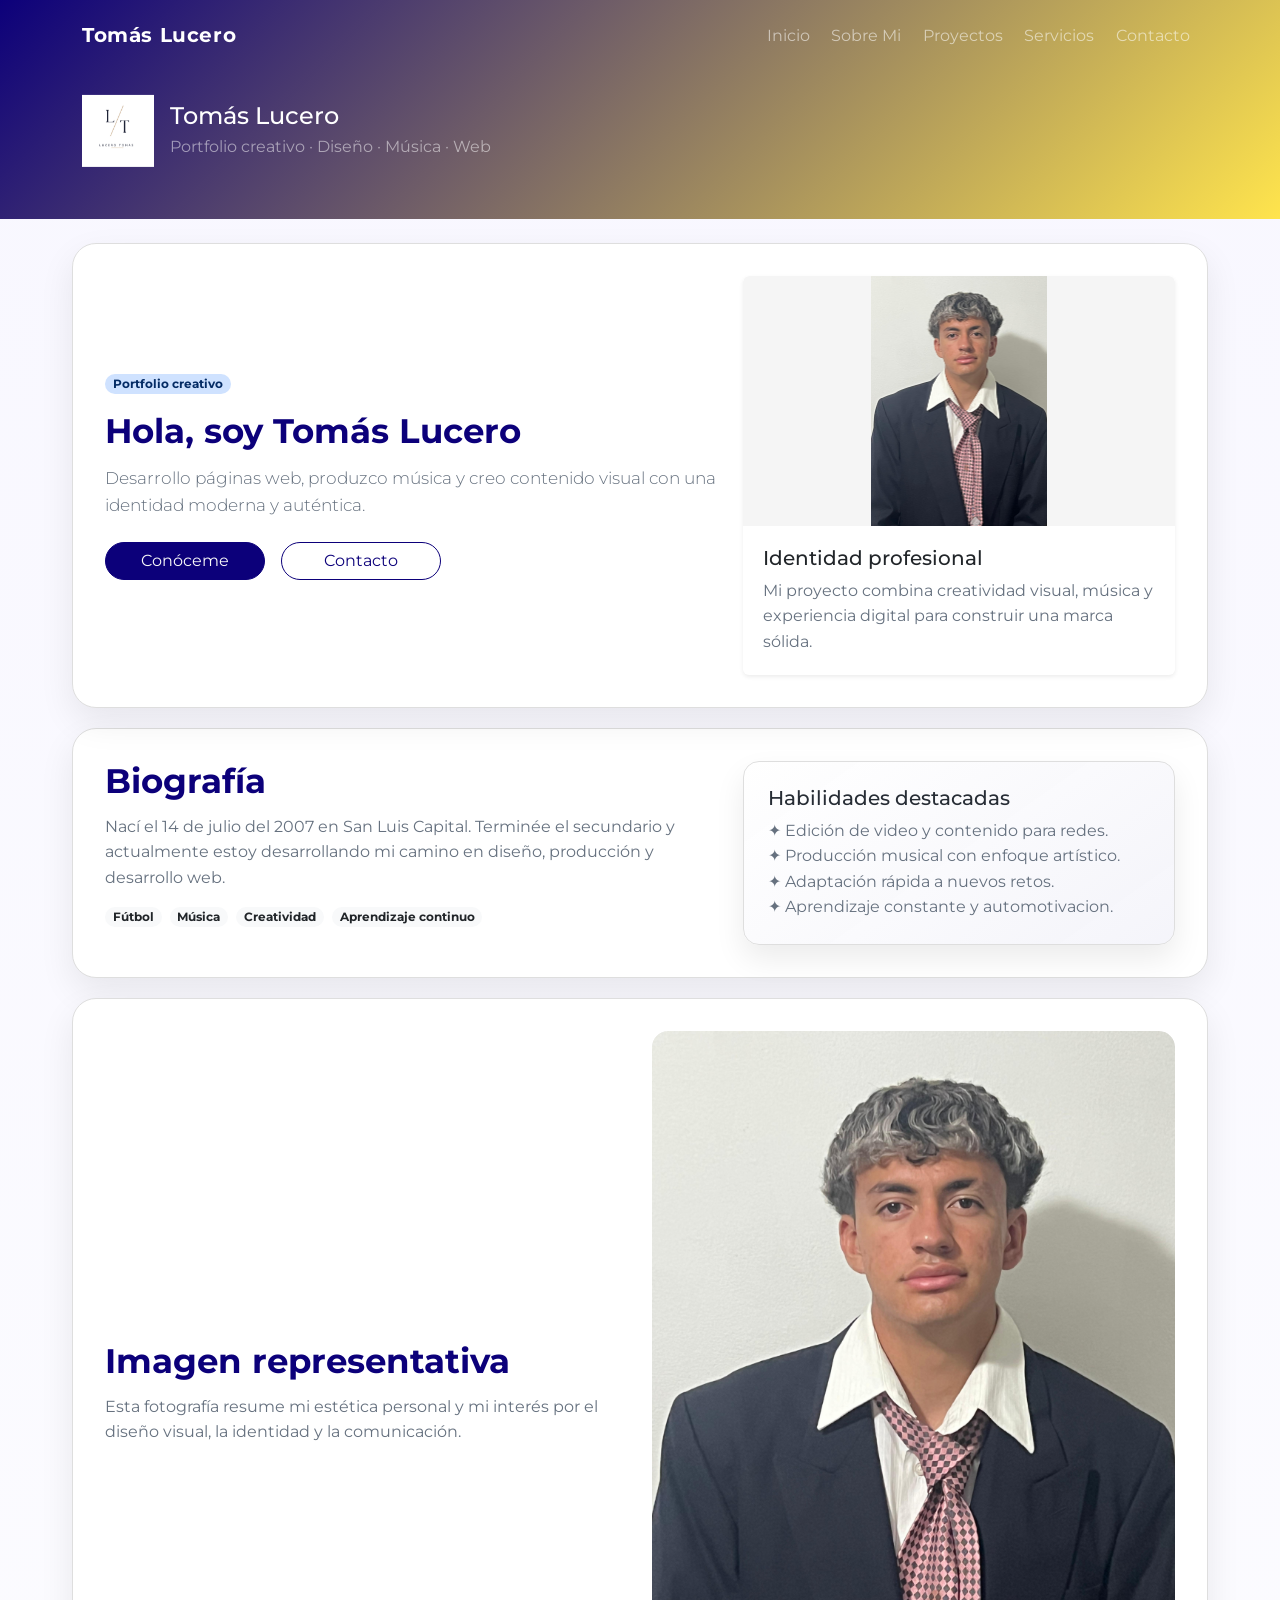
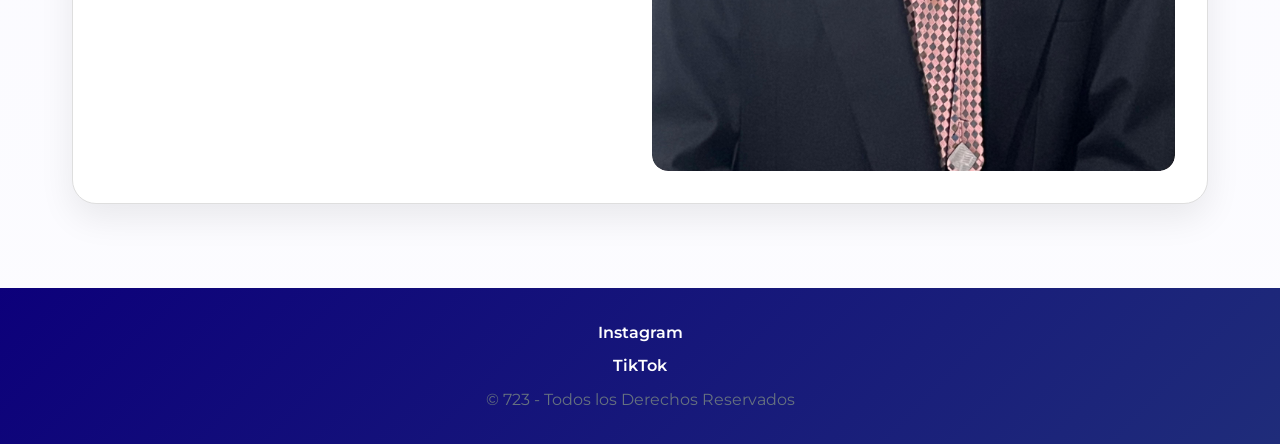
<file: index.html>
<!DOCTYPE html>
<html lang="es">
<head>
  <meta charset="UTF-8">
  <meta name="viewport" content="width=device-width, initial-scale=1.0">
  <title>Portfolio</title>
  <meta name="description" content="Portfolio de Tomás Lucero — diseñador visual, productor musical y desarrollador web. Proyectos, servicios y contacto.">
  <meta name="keywords" content="Tomás Lucero, portfolio, diseño, producción musical, desarrollo web, branding, identidad visual">
  <link href="https://cdn.jsdelivr.net/npm/bootstrap@5.3.8/dist/css/bootstrap.min.css" rel="stylesheet" integrity="sha384-sRIl4kxILFvY47J16cr9ZwB07vP4J8+LH7qKQnuqkuIAvNWLzeN8tE5YBujZqJLB" crossorigin="anonymous">
  <link rel="stylesheet" href="https://unpkg.com/aos@2.3.4/dist/aos.css">
  <link rel="stylesheet" href="css/style.css">
</head>
<body>
  <header class="site-header">
    <nav class="navbar navbar-expand-lg navbar-dark">
      <div class="container">
        <a class="navbar-brand fw-bold" href="index.html">Tomás Lucero</a>
        <button class="navbar-toggler" type="button" data-bs-toggle="collapse" data-bs-target="#navbarNav" aria-controls="navbarNav" aria-expanded="false" aria-label="Alternar navegación">
          <span class="navbar-toggler-icon"></span>
        </button>
        <div class="collapse navbar-collapse" id="navbarNav">
          <ul class="navbar-nav ms-auto">
            <li class="nav-item"><a class="nav-link" href="pages/inicio.html">Inicio</a></li>
            <li class="nav-item"><a class="nav-link" href="pages/sobre-mi.html">Sobre Mi</a></li>
            <li class="nav-item"><a class="nav-link" href="pages/proyectos.html">Proyectos</a></li>
            <li class="nav-item"><a class="nav-link" href="pages/servicios.html">Servicios</a></li>
            <li class="nav-item"><a class="nav-link" href="pages/contacto.html">Contacto</a></li>
          </ul>
        </div>
      </div>
    </nav>
    <div class="container header-brand py-4">
      <div class="d-flex flex-column flex-md-row align-items-md-center gap-3">
        <img class="logo-img" src="assets/logo-lucero.png" alt="Logotipo de Tomás Lucero">
        <div>
          <h1 class="h4 mb-1">Tomás Lucero</h1>
          <p class="mb-0 text-white-50">Portfolio creativo · Diseño · Música · Web</p>
        </div>
      </div>
    </div>
  </header>

  <main>
    <section class="section" data-aos="fade-up">
      <div class="row align-items-center g-4">
        <div class="col-lg-7">
          <span class="badge rounded-pill bg-primary-subtle text-primary-emphasis">Portfolio creativo</span>
          <h2 class="section-title mt-3">Hola, soy Tomás Lucero</h2>
          <p class="lead">Desarrollo páginas web, produzco música y creo contenido visual con una identidad moderna y auténtica.</p>
          <div class="hero-actions mt-4">
            <a href="pages/sobre-mi.html" class="btn btn-primary btn-custom">Conóceme</a>
            <a href="pages/contacto.html" class="btn btn-outline-primary">Contacto</a>
          </div>
        </div>
        <div class="col-lg-5">
          <div class="card border-0 shadow-sm h-100" data-aos="fade-left">
            <img src="assets/profile-portrait.png" class="card-img-top rounded-top" alt="Retrato profesional de Tomás Lucero, creador visual y productor musical" style="object-fit: contain; object-position: center top; background-color: #f5f5f5;">
            <div class="card-body">
              <h3 class="h5">Identidad profesional</h3>
              <p class="mb-0">Mi proyecto combina creatividad visual, música y experiencia digital para construir una marca sólida.</p>
            </div>
          </div>
        </div>
      </div>
    </section>

    <section class="section">
      <div class="row g-4">
        <div class="col-lg-7">
          <h3 class="section-title">Biografía</h3>
          <p>Nací el 14 de julio del 2007 en San Luis Capital. Terminée el secundario y actualmente estoy desarrollando mi camino en diseño, producción y desarrollo web.</p>
          <div class="d-flex flex-wrap gap-2 mt-3">
            <span class="badge rounded-pill bg-light text-dark">Fútbol</span>
            <span class="badge rounded-pill bg-light text-dark">Música</span>
            <span class="badge rounded-pill bg-light text-dark">Creatividad</span>
            <span class="badge rounded-pill bg-light text-dark">Aprendizaje continuo</span>
          </div>
        </div>
        <div class="col-lg-5">
          <div class="info-card p-4 rounded-4" data-aos="zoom-in">
            <h4 class="h5">Habilidades destacadas</h4>
            <ul class="list-unstyled mb-0">
              <li>✦ Edición de video y contenido para redes.</li>
              <li>✦ Producción musical con enfoque artístico.</li>
              <li>✦ Adaptación rápida a nuevos retos.</li>
              <li>✦ Aprendizaje constante y automotivacion.</li>
            </ul>
          </div>
        </div>
      </div>
    </section>

    <section class="section">
      <div class="row align-items-center g-4">
        <div class="col-lg-6">
          <h3 class="section-title">Imagen representativa</h3>
          <p>Esta fotografía resume mi estética personal y mi interés por el diseño visual, la identidad y la comunicación.</p>
        </div>
        <div class="col-lg-6">
          <figure class="m-0" data-aos="fade-right">
            <img src="assets/profile-portrait.png" class="img-fluid rounded-4 shadow-sm" alt="Retrato profesional de Tomás Lucero, creador visual y productor musical">
          </figure>
        </div>
      </div>
    </section>
  </main>

  <footer class="footer">
    <p class="mb-2"><a href="https://www.instagram.com/tomillucero/" target="_blank">Instagram</a></p>
    <p class="mb-2"><a href="https://www.tiktok.com/@zeetaka_" target="_blank">TikTok</a></p>
    <p class="mb-0">&copy; 723 - Todos los Derechos Reservados</p>
  </footer>

  <script src="https://cdn.jsdelivr.net/npm/bootstrap@5.3.8/dist/js/bootstrap.bundle.min.js" integrity="sha384-FKyoEForCGlyvwx9Hj09JcYn3nv7wiPVlz7YYwJrWVcXK/BmnVDxM+D2scQbITxI" crossorigin="anonymous"></script>
  <script src="https://unpkg.com/aos@2.3.4/dist/aos.js"></script>
  <script>
    AOS.init({ duration: 800, once: true, offset: 80 });
  </script>
</body>
</html>
</file>
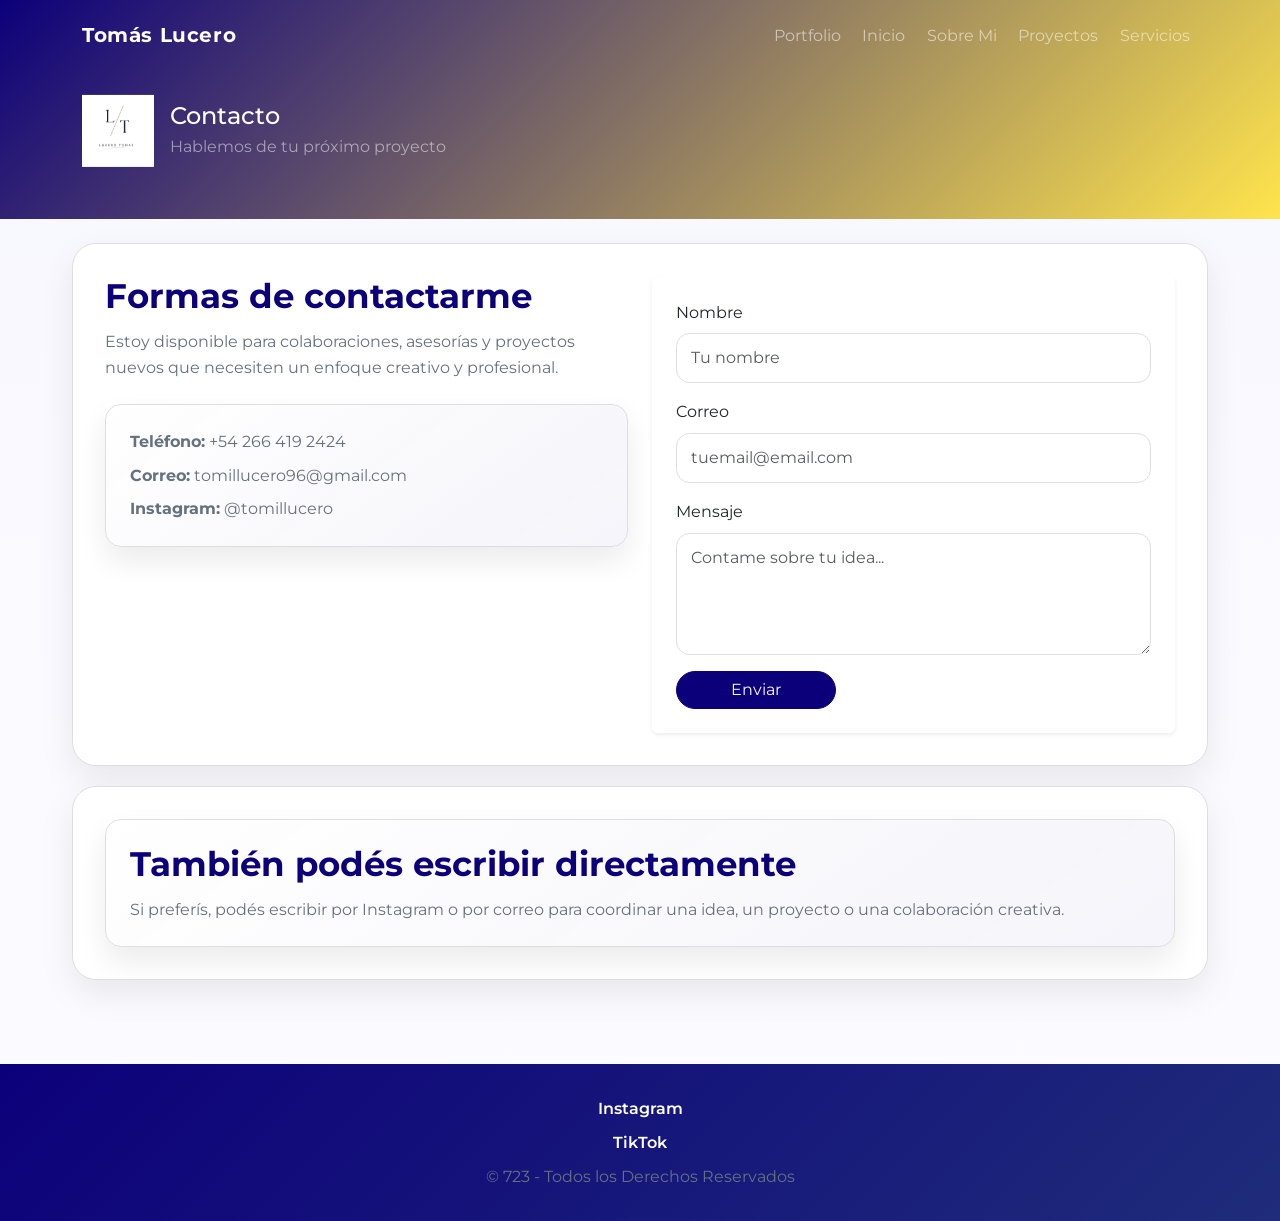
<file: pages/contacto.html>
<!DOCTYPE html>
<html lang="es">
<head>
  <meta charset="UTF-8">
  <meta name="viewport" content="width=device-width, initial-scale=1.0">
  <title>Contacto</title>
  <meta name="description" content="Contacto — escribe a Tomás Lucero para consultas, colaboraciones o presupuestos creativos.">
  <meta name="keywords" content="contacto, Tomás Lucero, colaboración, consultas, presupuesto">
  <link href="https://cdn.jsdelivr.net/npm/bootstrap@5.3.8/dist/css/bootstrap.min.css" rel="stylesheet" integrity="sha384-sRIl4kxILFvY47J16cr9ZwB07vP4J8+LH7qKQnuqkuIAvNWLzeN8tE5YBujZqJLB" crossorigin="anonymous">
  <link rel="stylesheet" href="https://unpkg.com/aos@2.3.4/dist/aos.css">
  <link rel="stylesheet" href="../css/style.css">
</head>
<body>
  <header class="site-header">
    <nav class="navbar navbar-expand-lg navbar-dark">
      <div class="container">
        <a class="navbar-brand fw-bold" href="../index.html">Tomás Lucero</a>
        <button class="navbar-toggler" type="button" data-bs-toggle="collapse" data-bs-target="#navbarNav" aria-controls="navbarNav" aria-expanded="false" aria-label="Alternar navegación">
          <span class="navbar-toggler-icon"></span>
        </button>
        <div class="collapse navbar-collapse" id="navbarNav">
          <ul class="navbar-nav ms-auto">
            <li class="nav-item"><a class="nav-link" href="../index.html">Portfolio</a></li>
            <li class="nav-item"><a class="nav-link" href="inicio.html">Inicio</a></li>
            <li class="nav-item"><a class="nav-link" href="sobre-mi.html">Sobre Mi</a></li>
            <li class="nav-item"><a class="nav-link" href="proyectos.html">Proyectos</a></li>
            <li class="nav-item"><a class="nav-link" href="servicios.html">Servicios</a></li>
          </ul>
        </div>
      </div>
    </nav>
    <div class="container header-brand py-4">
      <div class="d-flex flex-column flex-md-row align-items-md-center gap-3">
        <img class="logo-img" src="../assets/logo-lucero.png" alt="Logotipo de Tomás Lucero">
        <div>
          <h1 class="h4 mb-1">Contacto</h1>
          <p class="mb-0 text-white-50">Hablemos de tu próximo proyecto</p>
        </div>
      </div>
    </div>
  </header>

  <main>
    <section class="section" data-aos="fade-up">
      <div class="row g-4 align-items-start">
        <div class="col-lg-6">
          <h2 class="section-title">Formas de contactarme</h2>
          <p>Estoy disponible para colaboraciones, asesorías y proyectos nuevos que necesiten un enfoque creativo y profesional.</p>
          <div class="info-card p-4 rounded-4 mt-4" data-aos="zoom-in">
            <p class="mb-2"><strong>Teléfono:</strong> +54 266 419 2424</p>
            <p class="mb-2"><strong>Correo:</strong> tomillucero96@gmail.com</p>
            <p class="mb-0"><strong>Instagram:</strong> @tomillucero</p>
          </div>
        </div>
        <div class="col-lg-6">
          <div class="card border-0 shadow-sm" data-aos="fade-left">
            <div class="card-body p-4">
              <form>
                <div class="mb-3">
                  <label for="nombre" class="form-label">Nombre</label>
                  <input type="text" class="form-control" id="nombre" placeholder="Tu nombre">
                </div>
                <div class="mb-3">
                  <label for="correo" class="form-label">Correo</label>
                  <input type="email" class="form-control" id="correo" placeholder="tuemail@email.com">
                </div>
                <div class="mb-3">
                  <label for="mensaje" class="form-label">Mensaje</label>
                  <textarea class="form-control" id="mensaje" rows="4" placeholder="Contame sobre tu idea..."></textarea>
                </div>
                <button type="submit" class="btn btn-primary btn-custom">Enviar</button>
              </form>
            </div>
          </div>
        </div>
      </div>
    </section>

    <section class="section" data-aos="fade-up">
      <div class="info-card p-4 rounded-4">
        <h3 class="section-title">También podés escribir directamente</h3>
        <p class="mb-0">Si preferís, podés escribir por Instagram o por correo para coordinar una idea, un proyecto o una colaboración creativa.</p>
      </div>
    </section>
  </main>

  <footer class="footer">
    <p class="mb-2"><a href="https://www.instagram.com/tomillucero/" target="_blank">Instagram</a></p>
    <p class="mb-2"><a href="https://www.tiktok.com/@zeetaka_" target="_blank">TikTok</a></p>
    <p class="mb-0">&copy; 723 - Todos los Derechos Reservados</p>
  </footer>

  <script src="https://cdn.jsdelivr.net/npm/bootstrap@5.3.8/dist/js/bootstrap.bundle.min.js" integrity="sha384-FKyoEForCGlyvwx9Hj09JcYn3nv7wiPVlz7YYwJrWVcXK/BmnVDxM+D2scQbITxI" crossorigin="anonymous"></script>
  <script src="https://unpkg.com/aos@2.3.4/dist/aos.js"></script>
  <script>
    AOS.init({ duration: 800, once: true, offset: 80 });
  </script>
</body>
</html>
</file>
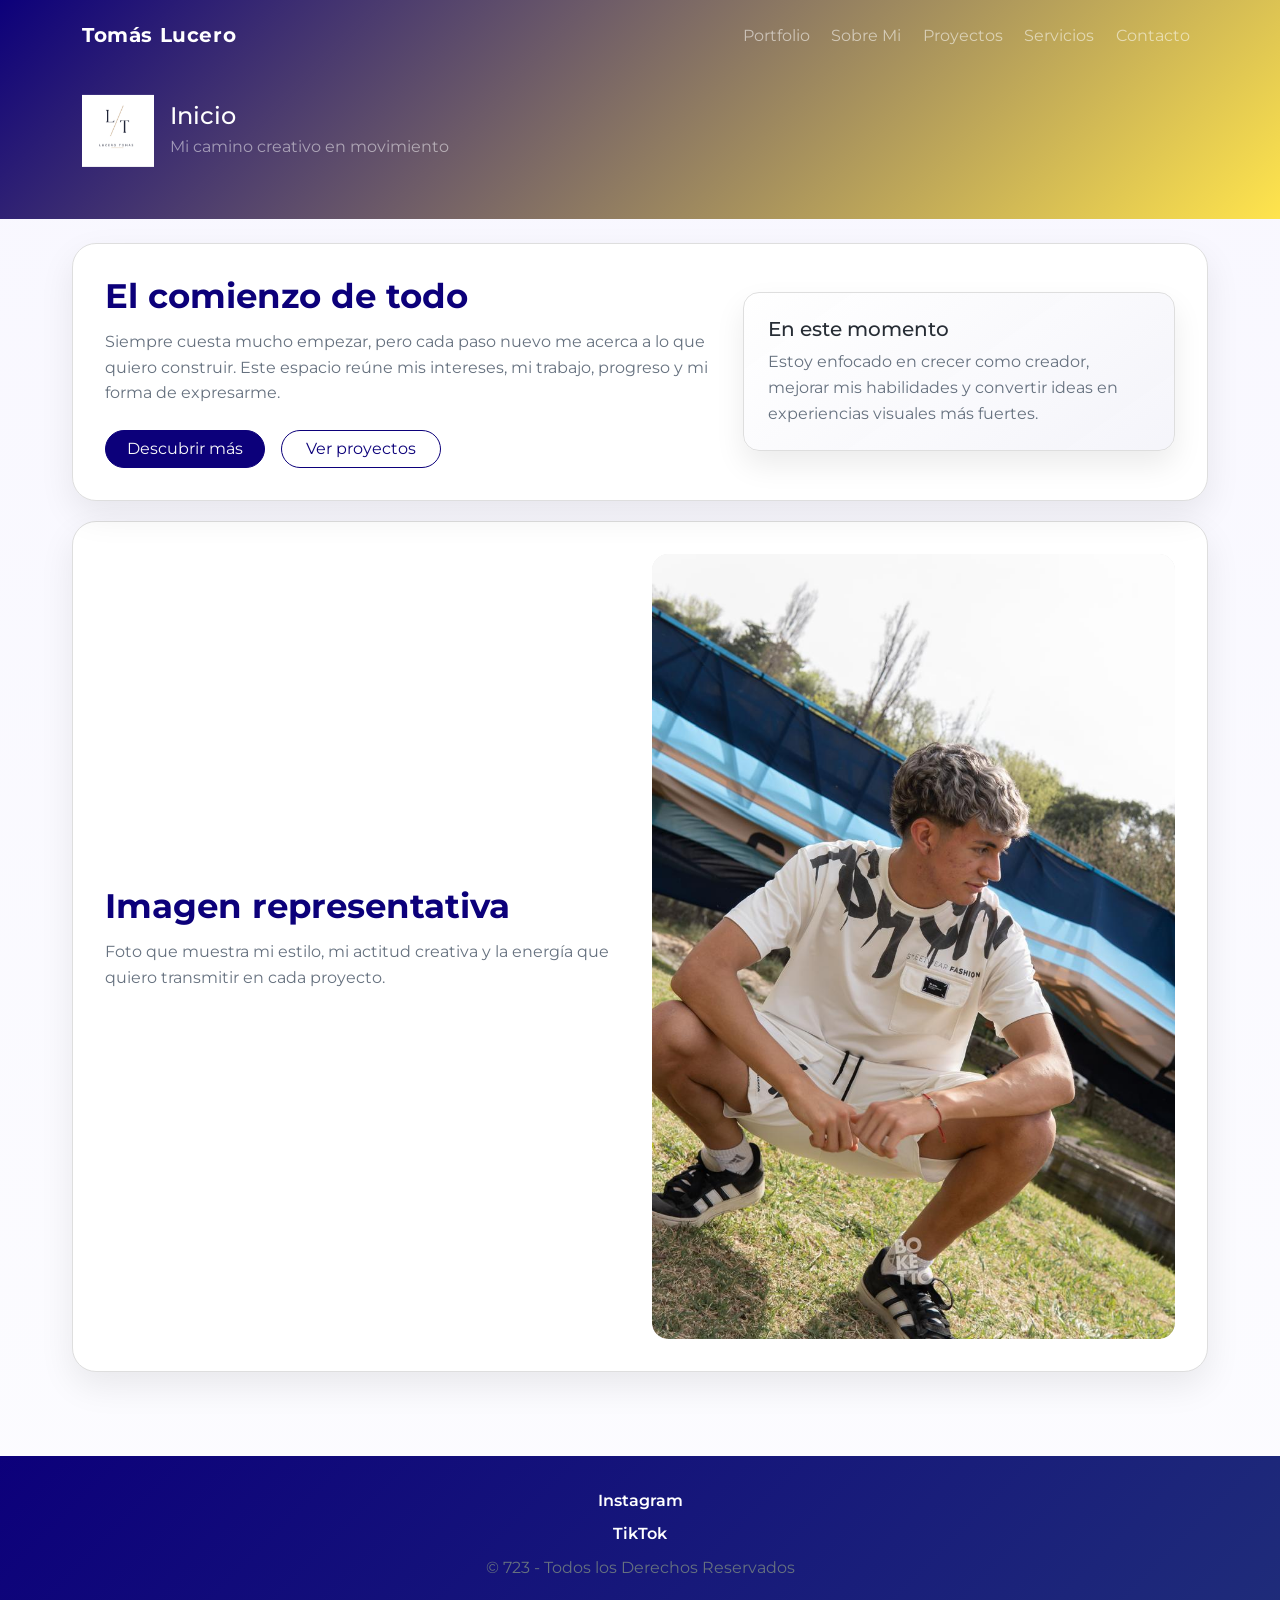
<file: pages/inicio.html>
<!DOCTYPE html>
<html lang="es">
<head>
  <meta charset="UTF-8">
  <meta name="viewport" content="width=device-width, initial-scale=1.0">
  <title>Inicio</title>
  <meta name="description" content="Inicio — Tomás Lucero. Proyectos, estilo personal y novedades del portfolio creativo.">
  <meta name="keywords" content="Tomás Lucero, inicio, portfolio, creativo, diseño, música">
  <link href="https://cdn.jsdelivr.net/npm/bootstrap@5.3.8/dist/css/bootstrap.min.css" rel="stylesheet" integrity="sha384-sRIl4kxILFvY47J16cr9ZwB07vP4J8+LH7qKQnuqkuIAvNWLzeN8tE5YBujZqJLB" crossorigin="anonymous">
  <link rel="stylesheet" href="https://unpkg.com/aos@2.3.4/dist/aos.css">
  <link rel="stylesheet" href="../css/style.css">
</head>
<body>
  <header class="site-header">
    <nav class="navbar navbar-expand-lg navbar-dark">
      <div class="container">
        <a class="navbar-brand fw-bold" href="../index.html">Tomás Lucero</a>
        <button class="navbar-toggler" type="button" data-bs-toggle="collapse" data-bs-target="#navbarNav" aria-controls="navbarNav" aria-expanded="false" aria-label="Alternar navegación">
          <span class="navbar-toggler-icon"></span>
        </button>
        <div class="collapse navbar-collapse" id="navbarNav">
          <ul class="navbar-nav ms-auto">
            <li class="nav-item"><a class="nav-link" href="../index.html">Portfolio</a></li>
            <li class="nav-item"><a class="nav-link" href="sobre-mi.html">Sobre Mi</a></li>
            <li class="nav-item"><a class="nav-link" href="proyectos.html">Proyectos</a></li>
            <li class="nav-item"><a class="nav-link" href="servicios.html">Servicios</a></li>
            <li class="nav-item"><a class="nav-link" href="contacto.html">Contacto</a></li>
          </ul>
        </div>
      </div>
    </nav>
    <div class="container header-brand py-4">
      <div class="d-flex flex-column flex-md-row align-items-md-center gap-3">
        <img class="logo-img" src="../assets/logo-lucero.png" alt="Logotipo de Tomás Lucero">
        <div>
          <h1 class="h4 mb-1">Inicio</h1>
          <p class="mb-0 text-white-50">Mi camino creativo en movimiento</p>
        </div>
      </div>
    </div>
  </header>

  <main>
    <section class="section" data-aos="fade-up">
      <div class="row align-items-center g-4">
        <div class="col-lg-7">
          <h2 class="section-title">El comienzo de todo</h2>
          <p>Siempre cuesta mucho empezar, pero cada paso nuevo me acerca a lo que quiero construir. Este espacio reúne mis intereses, mi trabajo, progreso y mi forma de expresarme.</p>
          <div class="hero-actions mt-4">
            <a href="sobre-mi.html" class="btn btn-primary btn-custom">Descubrir más</a>
            <a href="proyectos.html" class="btn btn-outline-primary">Ver proyectos</a>
          </div>
        </div>
        <div class="col-lg-5">
          <div class="info-card p-4 rounded-4" data-aos="zoom-in">
            <h3 class="h5">En este momento</h3>
            <p class="mb-0">Estoy enfocado en crecer como creador, mejorar mis habilidades y convertir ideas en experiencias visuales más fuertes.</p>
          </div>
        </div>
      </div>
    </section>

    <section class="section">
      <div class="row align-items-center g-4">
        <div class="col-lg-6">
          <h3 class="section-title">Imagen representativa</h3>
          <p>Foto que muestra mi estilo, mi actitud creativa y la energía que quiero transmitir en cada proyecto.</p>
        </div>
        <div class="col-lg-6">
          <figure class="m-0" data-aos="fade-right">
            <img src="../assets/hero-streetwear.jpeg" class="img-fluid rounded-4 shadow-sm" alt="Retrato en estilo streetwear de Tomás Lucero junto a un río">
          </figure>
        </div>
      </div>
    </section>
  </main>

  <footer class="footer">
    <p class="mb-2"><a href="https://www.instagram.com/tomillucero/" target="_blank">Instagram</a></p>
    <p class="mb-2"><a href="https://www.tiktok.com/@zeetaka_" target="_blank">TikTok</a></p>
    <p class="mb-0">&copy; 723 - Todos los Derechos Reservados</p>
  </footer>

  <script src="https://cdn.jsdelivr.net/npm/bootstrap@5.3.8/dist/js/bootstrap.bundle.min.js" integrity="sha384-FKyoEForCGlyvwx9Hj09JcYn3nv7wiPVlz7YYwJrWVcXK/BmnVDxM+D2scQbITxI" crossorigin="anonymous"></script>
  <script src="https://unpkg.com/aos@2.3.4/dist/aos.js"></script>
  <script>
    AOS.init({ duration: 800, once: true, offset: 80 });
  </script>
</body>
</html>
</file>
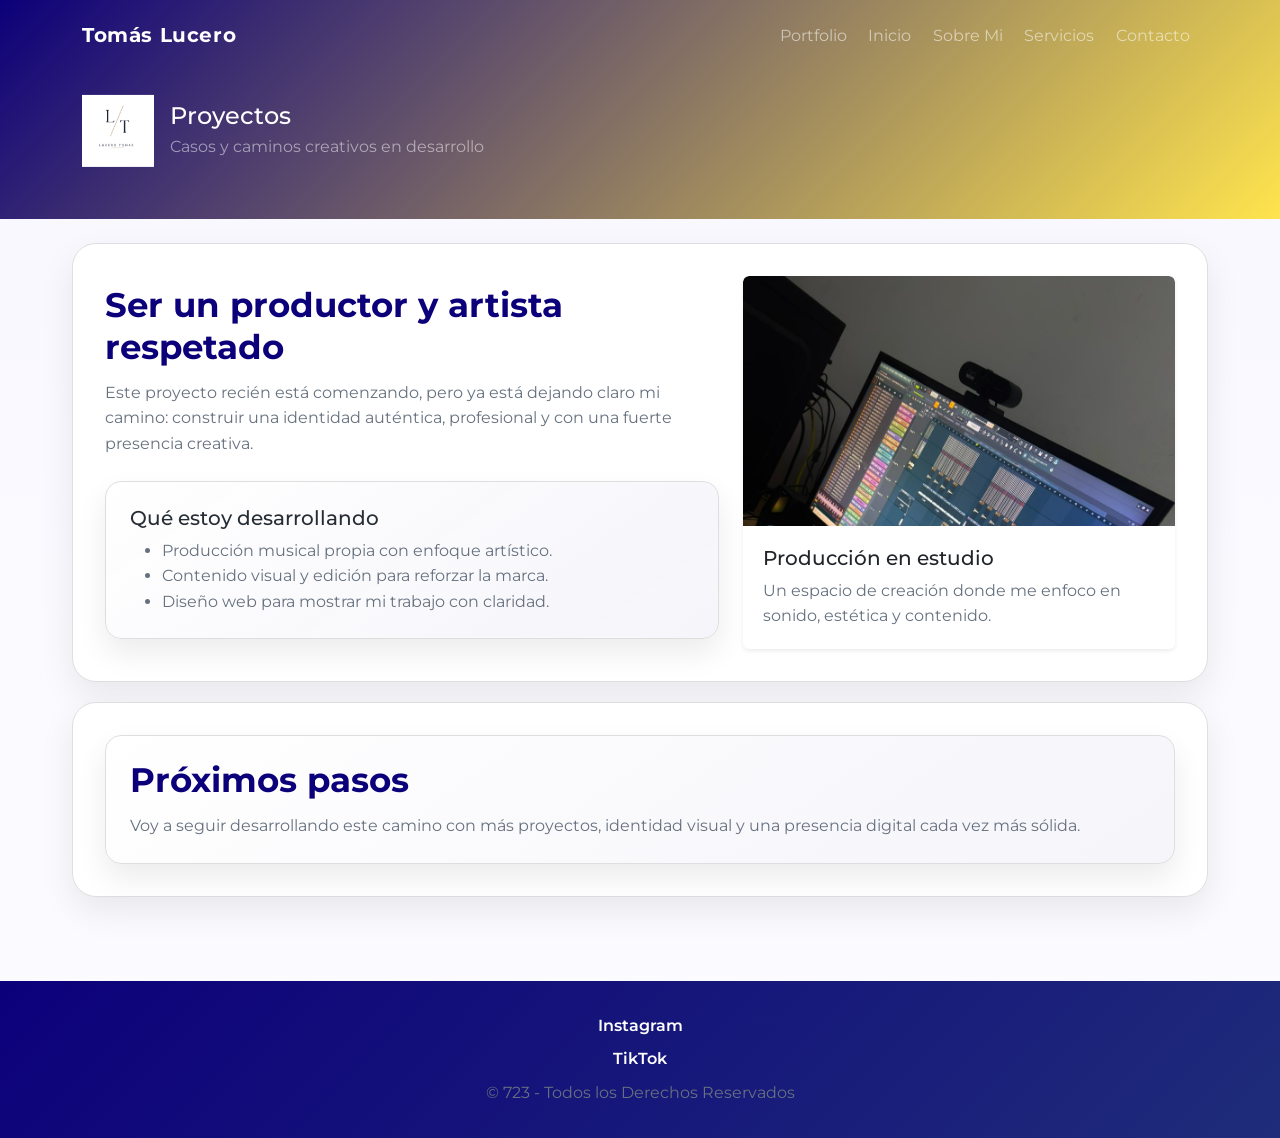
<file: pages/proyectos.html>
<!DOCTYPE html>
<html lang="es">
<head>
  <meta charset="UTF-8">
  <meta name="viewport" content="width=device-width, initial-scale=1.0">
  <title>Proyectos</title>
  <meta name="description" content="Proyectos de Tomás Lucero — producción musical, diseño y desarrollos creativos.">
  <meta name="keywords" content="proyectos, producción musical, diseño visual, portfolio Tomás Lucero">
  <link href="https://cdn.jsdelivr.net/npm/bootstrap@5.3.8/dist/css/bootstrap.min.css" rel="stylesheet" integrity="sha384-sRIl4kxILFvY47J16cr9ZwB07vP4J8+LH7qKQnuqkuIAvNWLzeN8tE5YBujZqJLB" crossorigin="anonymous">
  <link rel="stylesheet" href="https://unpkg.com/aos@2.3.4/dist/aos.css">
  <link rel="stylesheet" href="../css/style.css">
</head>
<body>
  <header class="site-header">
    <nav class="navbar navbar-expand-lg navbar-dark">
      <div class="container">
        <a class="navbar-brand fw-bold" href="../index.html">Tomás Lucero</a>
        <button class="navbar-toggler" type="button" data-bs-toggle="collapse" data-bs-target="#navbarNav" aria-controls="navbarNav" aria-expanded="false" aria-label="Alternar navegación">
          <span class="navbar-toggler-icon"></span>
        </button>
        <div class="collapse navbar-collapse" id="navbarNav">
          <ul class="navbar-nav ms-auto">
            <li class="nav-item"><a class="nav-link" href="../index.html">Portfolio</a></li>
            <li class="nav-item"><a class="nav-link" href="inicio.html">Inicio</a></li>
            <li class="nav-item"><a class="nav-link" href="sobre-mi.html">Sobre Mi</a></li>
            <li class="nav-item"><a class="nav-link" href="servicios.html">Servicios</a></li>
            <li class="nav-item"><a class="nav-link" href="contacto.html">Contacto</a></li>
          </ul>
        </div>
      </div>
    </nav>
    <div class="container header-brand py-4">
      <div class="d-flex flex-column flex-md-row align-items-md-center gap-3">
        <img class="logo-img" src="../assets/logo-lucero.png" alt="Logotipo de Tomás Lucero">
        <div>
          <h1 class="h4 mb-1">Proyectos</h1>
          <p class="mb-0 text-white-50">Casos y caminos creativos en desarrollo</p>
        </div>
      </div>
    </div>
  </header>

  <main>
    <section class="section" data-aos="fade-up">
      <div class="row g-4 align-items-center">
        <div class="col-lg-7">
          <h2 class="section-title">Ser un productor y artista respetado</h2>
          <p>Este proyecto recién está comenzando, pero ya está dejando claro mi camino: construir una identidad auténtica, profesional y con una fuerte presencia creativa.</p>
          <div class="info-card p-4 rounded-4 mt-4" data-aos="zoom-in">
            <h3 class="h5">Qué estoy desarrollando</h3>
            <ul class="mb-0">
              <li>Producción musical propia con enfoque artístico.</li>
              <li>Contenido visual y edición para reforzar la marca.</li>
              <li>Diseño web para mostrar mi trabajo con claridad.</li>
            </ul>
          </div>
        </div>
        <div class="col-lg-5">
          <div class="card border-0 shadow-sm" data-aos="fade-left">
            <img src="../assets/project-studio.jpeg" class="card-img-top rounded-top" alt="Estación de trabajo en estudio con software de producción musical">
            <div class="card-body">
              <h3 class="h5">Producción en estudio</h3>
              <p class="mb-0">Un espacio de creación donde me enfoco en sonido, estética y contenido.</p>
            </div>
          </div>
        </div>
      </div>
    </section>

    <section class="section" data-aos="fade-up">
      <div class="info-card p-4 rounded-4">
        <h3 class="section-title">Próximos pasos</h3>
        <p class="mb-0">Voy a seguir desarrollando este camino con más proyectos, identidad visual y una presencia digital cada vez más sólida.</p>
      </div>
    </section>
  </main>

  <footer class="footer">
    <p class="mb-2"><a href="https://www.instagram.com/tomillucero/" target="_blank">Instagram</a></p>
    <p class="mb-2"><a href="https://www.tiktok.com/@zeetaka_" target="_blank">TikTok</a></p>
    <p class="mb-0">&copy; 723 - Todos los Derechos Reservados</p>
  </footer>

  <script src="https://cdn.jsdelivr.net/npm/bootstrap@5.3.8/dist/js/bootstrap.bundle.min.js" integrity="sha384-FKyoEForCGlyvwx9Hj09JcYn3nv7wiPVlz7YYwJrWVcXK/BmnVDxM+D2scQbITxI" crossorigin="anonymous"></script>
  <script src="https://unpkg.com/aos@2.3.4/dist/aos.js"></script>
  <script>
    AOS.init({ duration: 800, once: true, offset: 80 });
  </script>
</body>
</html>
</file>
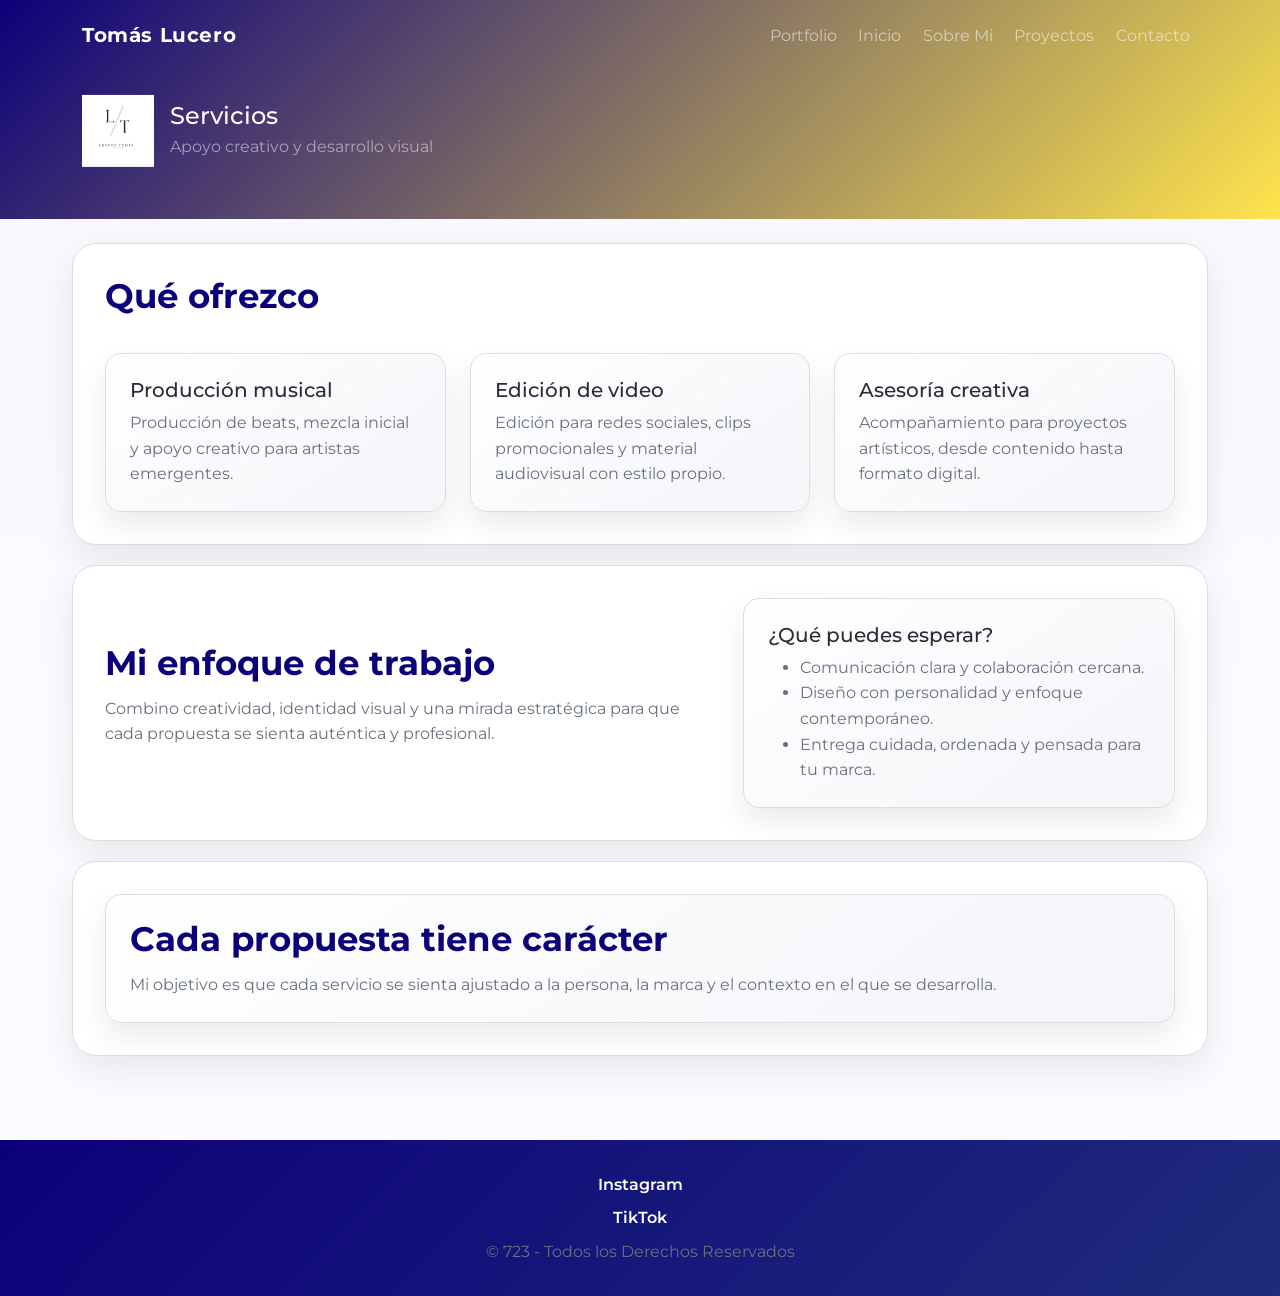
<file: pages/servicios.html>
<!DOCTYPE html>
<html lang="es">
<head>
  <meta charset="UTF-8">
  <meta name="viewport" content="width=device-width, initial-scale=1.0">
  <title>Servicios</title>
  <meta name="description" content="Servicios ofrecidos por Tomás Lucero: producción musical, edición de video y asesoría creativa.">
  <meta name="keywords" content="servicios, producción musical, edición de video, asesoría creativa, Tomás Lucero">
  <link href="https://cdn.jsdelivr.net/npm/bootstrap@5.3.8/dist/css/bootstrap.min.css" rel="stylesheet" integrity="sha384-sRIl4kxILFvY47J16cr9ZwB07vP4J8+LH7qKQnuqkuIAvNWLzeN8tE5YBujZqJLB" crossorigin="anonymous">
  <link rel="stylesheet" href="https://unpkg.com/aos@2.3.4/dist/aos.css">
  <link rel="stylesheet" href="../css/style.css">
</head>
<body>
  <header class="site-header">
    <nav class="navbar navbar-expand-lg navbar-dark">
      <div class="container">
        <a class="navbar-brand fw-bold" href="../index.html">Tomás Lucero</a>
        <button class="navbar-toggler" type="button" data-bs-toggle="collapse" data-bs-target="#navbarNav" aria-controls="navbarNav" aria-expanded="false" aria-label="Alternar navegación">
          <span class="navbar-toggler-icon"></span>
        </button>
        <div class="collapse navbar-collapse" id="navbarNav">
          <ul class="navbar-nav ms-auto">
            <li class="nav-item"><a class="nav-link" href="../index.html">Portfolio</a></li>
            <li class="nav-item"><a class="nav-link" href="inicio.html">Inicio</a></li>
            <li class="nav-item"><a class="nav-link" href="sobre-mi.html">Sobre Mi</a></li>
            <li class="nav-item"><a class="nav-link" href="proyectos.html">Proyectos</a></li>
            <li class="nav-item"><a class="nav-link" href="contacto.html">Contacto</a></li>
          </ul>
        </div>
      </div>
    </nav>
    <div class="container header-brand py-4">
      <div class="d-flex flex-column flex-md-row align-items-md-center gap-3">
        <img class="logo-img" src="../assets/logo-lucero.png" alt="Logotipo de Tomás Lucero">
        <div>
          <h1 class="h4 mb-1">Servicios</h1>
          <p class="mb-0 text-white-50">Apoyo creativo y desarrollo visual</p>
        </div>
      </div>
    </div>
  </header>

  <main>
    <section class="section" data-aos="fade-up">
      <h2 class="section-title">Qué ofrezco</h2>
      <div class="row row-cols-1 row-cols-md-3 g-4 mt-2">
        <div class="col">
          <div class="info-card p-4 rounded-4 h-100" data-aos="zoom-in">
            <h3 class="h5">Producción musical</h3>
            <p class="mb-0">Producción de beats, mezcla inicial y apoyo creativo para artistas emergentes.</p>
          </div>
        </div>
        <div class="col">
          <div class="info-card p-4 rounded-4 h-100" data-aos="zoom-in" data-aos-delay="100">
            <h3 class="h5">Edición de video</h3>
            <p class="mb-0">Edición para redes sociales, clips promocionales y material audiovisual con estilo propio.</p>
          </div>
        </div>
        <div class="col">
          <div class="info-card p-4 rounded-4 h-100" data-aos="zoom-in" data-aos-delay="200">
            <h3 class="h5">Asesoría creativa</h3>
            <p class="mb-0">Acompañamiento para proyectos artísticos, desde contenido hasta formato digital.</p>
          </div>
        </div>
      </div>
    </section>

    <section class="section" data-aos="fade-up">
      <div class="row align-items-center g-4">
        <div class="col-lg-7">
          <h3 class="section-title">Mi enfoque de trabajo</h3>
          <p>Combino creatividad, identidad visual y una mirada estratégica para que cada propuesta se sienta auténtica y profesional.</p>
        </div>
        <div class="col-lg-5">
          <div class="info-card p-4 rounded-4 h-100">
            <h4 class="h5">¿Qué puedes esperar?</h4>
            <ul class="mb-0">
              <li>Comunicación clara y colaboración cercana.</li>
              <li>Diseño con personalidad y enfoque contemporáneo.</li>
              <li>Entrega cuidada, ordenada y pensada para tu marca.</li>
            </ul>
          </div>
        </div>
      </div>
    </section>

    <section class="section" data-aos="fade-up">
      <div class="info-card p-4 rounded-4">
        <h3 class="section-title">Cada propuesta tiene carácter</h3>
        <p class="mb-0">Mi objetivo es que cada servicio se sienta ajustado a la persona, la marca y el contexto en el que se desarrolla.</p>
      </div>
    </section>
  </main>

  <footer class="footer">
    <p class="mb-2"><a href="https://www.instagram.com/tomillucero/" target="_blank">Instagram</a></p>
    <p class="mb-2"><a href="https://www.tiktok.com/@zeetaka_" target="_blank">TikTok</a></p>
    <p class="mb-0">&copy; 723 - Todos los Derechos Reservados</p>
  </footer>

  <script src="https://cdn.jsdelivr.net/npm/bootstrap@5.3.8/dist/js/bootstrap.bundle.min.js" integrity="sha384-FKyoEForCGlyvwx9Hj09JcYn3nv7wiPVlz7YYwJrWVcXK/BmnVDxM+D2scQbITxI" crossorigin="anonymous"></script>
  <script src="https://unpkg.com/aos@2.3.4/dist/aos.js"></script>
  <script>
    AOS.init({ duration: 800, once: true, offset: 80 });
  </script>
</body>
</html>
</file>
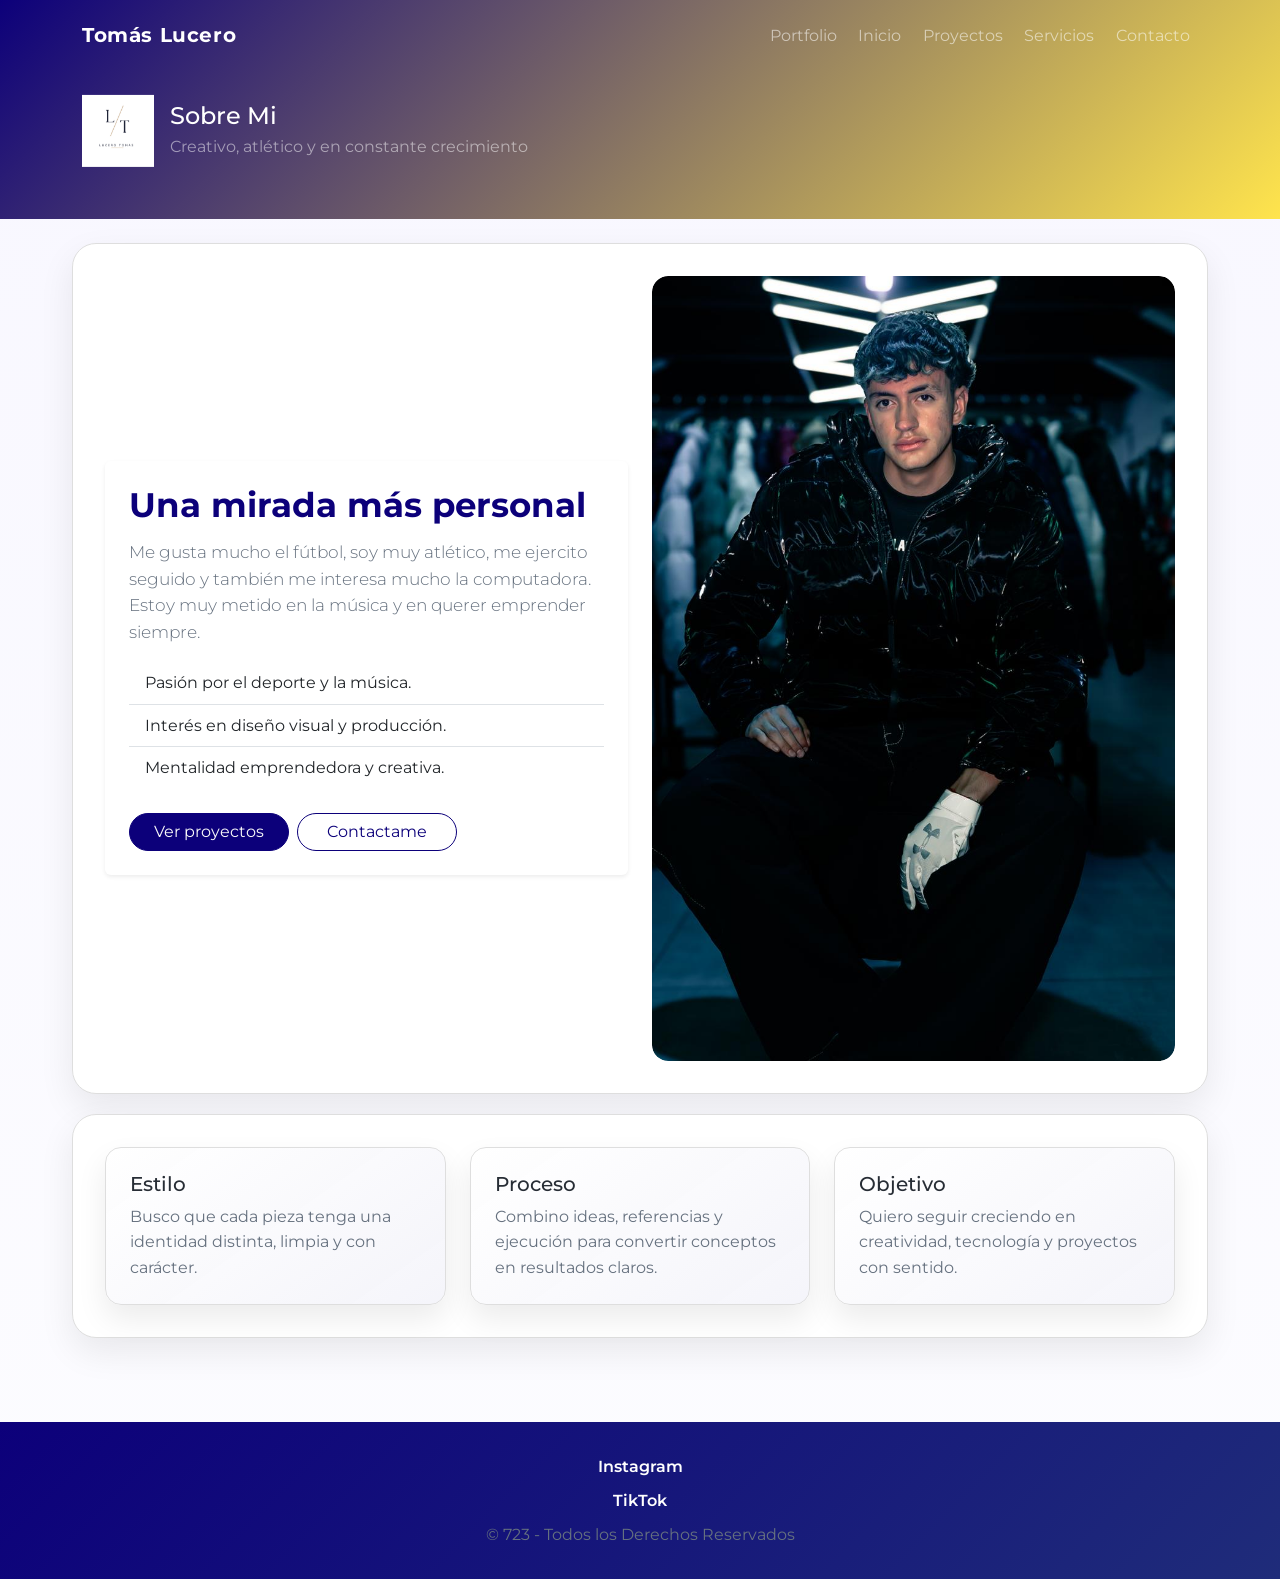
<file: pages/sobre-mi.html>
<!DOCTYPE html>
<html lang="es">
<head>
  <meta charset="UTF-8">
  <meta name="viewport" content="width=device-width, initial-scale=1.0">
  <title>Sobre Mi</title>
  <meta name="description" content="Sobre Tomás Lucero — biografía, estilo y motivaciones creativas. Conoce su proceso y objetivos.">
  <meta name="keywords" content="sobre mi, biografía, Tomás Lucero, creatividad, diseño, música">
  <link href="https://cdn.jsdelivr.net/npm/bootstrap@5.3.8/dist/css/bootstrap.min.css" rel="stylesheet" integrity="sha384-sRIl4kxILFvY47J16cr9ZwB07vP4J8+LH7qKQnuqkuIAvNWLzeN8tE5YBujZqJLB" crossorigin="anonymous">
  <link rel="stylesheet" href="https://unpkg.com/aos@2.3.4/dist/aos.css">
  <link rel="stylesheet" href="../css/style.css">
</head>
<body>
  <header class="site-header">
    <nav class="navbar navbar-expand-lg navbar-dark">
      <div class="container">
        <a class="navbar-brand fw-bold" href="../index.html">Tomás Lucero</a>
        <button class="navbar-toggler" type="button" data-bs-toggle="collapse" data-bs-target="#navbarNav" aria-controls="navbarNav" aria-expanded="false" aria-label="Alternar navegación">
          <span class="navbar-toggler-icon"></span>
        </button>
        <div class="collapse navbar-collapse" id="navbarNav">
          <ul class="navbar-nav ms-auto">
            <li class="nav-item"><a class="nav-link" href="../index.html">Portfolio</a></li>
            <li class="nav-item"><a class="nav-link" href="inicio.html">Inicio</a></li>
            <li class="nav-item"><a class="nav-link" href="proyectos.html">Proyectos</a></li>
            <li class="nav-item"><a class="nav-link" href="servicios.html">Servicios</a></li>
            <li class="nav-item"><a class="nav-link" href="contacto.html">Contacto</a></li>
          </ul>
        </div>
      </div>
    </nav>
    <div class="container header-brand py-4">
      <div class="d-flex flex-column flex-md-row align-items-md-center gap-3">
        <img class="logo-img" src="../assets/logo-lucero.png" alt="Logotipo de Tomás Lucero">
        <div>
          <h1 class="h4 mb-1">Sobre Mi</h1>
          <p class="mb-0 text-white-50">Creativo, atlético y en constante crecimiento</p>
        </div>
      </div>
    </div>
  </header>

  <main>
    <section class="section" data-aos="fade-up">
      <div class="row align-items-center g-4">
        <div class="col-lg-6">
          <div class="card border-0 shadow-sm h-100" data-aos="fade-left">
            <div class="card-body p-4">
              <h2 class="section-title">Una mirada más personal</h2>
              <p class="lead">Me gusta mucho el fútbol, soy muy atlético, me ejercito seguido y también me interesa mucho la computadora. Estoy muy metido en la música y en querer emprender siempre.</p>
              <ul class="list-group list-group-flush mb-4">
                <li class="list-group-item">Pasión por el deporte y la música.</li>
                <li class="list-group-item">Interés en diseño visual y producción.</li>
                <li class="list-group-item">Mentalidad emprendedora y creativa.</li>
              </ul>
              <div class="d-flex flex-wrap gap-2">
                <a href="proyectos.html" class="btn btn-primary btn-custom">Ver proyectos</a>
                <a href="contacto.html" class="btn btn-outline-primary">Contactame</a>
              </div>
            </div>
          </div>
        </div>
        <div class="col-lg-6">
          <figure class="m-0" data-aos="fade-right">
            <img src="../assets/profile-sitting.jpeg" class="img-fluid rounded-4 shadow-sm" alt="Tomás Lucero sentado, estilo casual en jean y camperón negro">
          </figure>
        </div>
      </div>
    </section>

    <section class="section" data-aos="fade-up">
      <div class="row row-cols-1 row-cols-md-3 g-4">
        <div class="col">
          <div class="info-card p-4 rounded-4 h-100" data-aos="zoom-in">
            <h3 class="h5">Estilo</h3>
            <p class="mb-0">Busco que cada pieza tenga una identidad distinta, limpia y con carácter.</p>
          </div>
        </div>
        <div class="col">
          <div class="info-card p-4 rounded-4 h-100" data-aos="zoom-in" data-aos-delay="100">
            <h3 class="h5">Proceso</h3>
            <p class="mb-0">Combino ideas, referencias y ejecución para convertir conceptos en resultados claros.</p>
          </div>
        </div>
        <div class="col">
          <div class="info-card p-4 rounded-4 h-100" data-aos="zoom-in" data-aos-delay="200">
            <h3 class="h5">Objetivo</h3>
            <p class="mb-0">Quiero seguir creciendo en creatividad, tecnología y proyectos con sentido.</p>
          </div>
        </div>
      </div>
    </section>
  </main>

  <footer class="footer">
    <p class="mb-2"><a href="https://www.instagram.com/tomillucero/" target="_blank">Instagram</a></p>
    <p class="mb-2"><a href="https://www.tiktok.com/@zeetaka_" target="_blank">TikTok</a></p>
    <p class="mb-0">&copy; 723 - Todos los Derechos Reservados</p>
  </footer>

  <script src="https://cdn.jsdelivr.net/npm/bootstrap@5.3.8/dist/js/bootstrap.bundle.min.js" integrity="sha384-FKyoEForCGlyvwx9Hj09JcYn3nv7wiPVlz7YYwJrWVcXK/BmnVDxM+D2scQbITxI" crossorigin="anonymous"></script>
  <script src="https://unpkg.com/aos@2.3.4/dist/aos.js"></script>
  <script>
    AOS.init({ duration: 800, once: true, offset: 80 });
  </script>
</body>
</html>
</file>
<file: css/style.css>
@import url("https://fonts.googleapis.com/css2?family=Montserrat:wght@400;500;600;700;800&display=swap");
@import url("https://unpkg.com/aos@2.3.4/dist/aos.css");
:root {
  --primary-color: hsl(246, 100%, 24%);
  --secondary-color: hsl(51, 100%, 65%);
  --bg-light: hsl(0, 0%, 98%);
  --bg-surface: hsl(0, 0%, 100%);
  --text-color: hsl(214, 15%, 18%);
  --muted-text: hsl(214, 11%, 45%);
  --border-color: hsl(0, 0%, 87%);
  --shadow-color: rgba(0, 0, 0, 0.08);
}

* {
  box-sizing: border-box;
  margin: 0;
  padding: 0;
}

html,
body {
  min-height: 100%;
  font-family: "Montserrat", sans-serif;
  background-color: var(--bg-light);
  color: var(--text-color);
  overflow-x: hidden;
}

body {
  line-height: 1.6;
}

img {
  display: block;
  max-width: 100%;
  height: auto;
}

main {
  width: min(1200px, 100%);
  margin: 0 auto;
  padding: 1rem 1rem 2rem;
}

a {
  color: var(--primary-color);
  text-decoration: none;
  transition: color 0.2s ease, transform 0.2s ease;
}
a:hover {
  color: var(--secondary-color);
}

.section {
  background: var(--bg-surface);
  border: 1px solid var(--border-color);
  border-radius: 24px;
  box-shadow: 0 14px 35px var(--shadow-color);
}

.section {
  padding: 1.25rem;
  margin-bottom: 1.25rem;
  transition: transform 0.25s ease, box-shadow 0.25s ease;
}
.section:hover {
  transform: translateY(-4px);
  box-shadow: 0 18px 40px rgba(0, 0, 0, 0.12);
}

@media (min-width: 768px) {
  main {
    padding: 1.25rem 1.5rem 2.25rem;
  }
  .section {
    padding: 1.75rem;
  }
}
@media (min-width: 992px) {
  main {
    padding: 1.5rem 2rem 2.5rem;
  }
  .section {
    padding: 2rem;
  }
}
p,
li {
  color: hsl(214, 11%, 45%);
}

.lead {
  font-size: 1.05rem;
  color: hsl(214, 11%, 45%);
}

.section-title {
  font-size: clamp(1.5rem, 3vw, 2.15rem);
  font-weight: 700;
  line-height: 1.2;
  margin-bottom: 0.75rem;
}

h1,
h2,
h3,
h4,
h5,
h6 {
  font-weight: 700;
  color: var(--primary-color);
}

.site-header {
  background: linear-gradient(135deg, hsl(246, 100%, 24%), hsl(51, 100%, 65%));
  color: #fff;
  padding: 0 0 1.25rem;
}
.site-header .header-brand {
  padding-top: 1rem;
}
.site-header .header-brand figure {
  margin: 0;
}
.site-header .header-brand figcaption {
  margin-top: 0.5rem;
  color: rgba(255, 255, 255, 0.85);
  font-size: 0.95rem;
}
.site-header .header-brand .logo-img {
  width: 72px;
  height: 72px;
  object-fit: contain;
  animation: floatIn 0.8s ease both;
}

@keyframes floatIn {
  from {
    opacity: 0;
    transform: translateY(16px);
  }
  to {
    opacity: 1;
    transform: translateY(0);
  }
}
@media (min-width: 768px) {
  .site-header {
    padding-bottom: 1.75rem;
  }
  .site-header .header-brand {
    padding-top: 1.25rem;
  }
}
.navbar {
  padding-top: 0.9rem;
  padding-bottom: 0.9rem;
}
.navbar .navbar-brand {
  letter-spacing: 0.03em;
}
.navbar .navbar-dark .navbar-nav .nav-link {
  color: rgba(255, 255, 255, 0.92);
  font-weight: 600;
  transition: color 0.2s ease, transform 0.2s ease;
}
.navbar .navbar-dark .navbar-nav .nav-link:hover, .navbar .navbar-dark .navbar-nav .nav-link:focus {
  color: #fff;
  transform: translateX(2px);
}

@media (min-width: 768px) {
  .navbar-nav .nav-item {
    margin-left: 0.35rem;
  }
}
.footer {
  background: linear-gradient(135deg, hsl(246, 100%, 24%), #1f2c7a);
  color: #fff;
  text-align: center;
  padding: 1.5rem 1rem;
  margin-top: 1.5rem;
}
.footer a {
  color: #fff;
  font-weight: 600;
}
.footer a:hover {
  color: hsl(51, 100%, 65%);
}

@media (min-width: 992px) {
  .footer {
    padding: 2rem 1.5rem;
  }
}
.btn-custom {
  min-width: 160px;
  border-radius: 999px;
  display: inline-flex;
  align-items: center;
  justify-content: center;
  background-color: hsl(246, 100%, 24%);
  color: hsl(0, 0%, 98%);
  border: 1px solid hsl(246, 100%, 24%);
  transition: transform 0.25s ease, background-color 0.25s ease, border-color 0.25s ease, box-shadow 0.25s ease;
}
.btn-custom:hover, .btn-custom:focus {
  transform: translateY(-2px);
  background-color: hsl(51, 100%, 65%);
  border-color: hsl(51, 100%, 65%);
  color: hsl(0, 0%, 98%);
  box-shadow: 0 10px 20px rgba(0, 0, 0, 0.15);
}

.btn-outline-primary {
  min-width: 160px;
  border-radius: 999px;
  display: inline-flex;
  align-items: center;
  justify-content: center;
  background-color: transparent;
  border: 1px solid hsl(246, 100%, 24%);
  color: hsl(246, 100%, 24%);
  transition: transform 0.25s ease, background-color 0.25s ease, color 0.25s ease, box-shadow 0.25s ease;
}
.btn-outline-primary:hover, .btn-outline-primary:focus {
  transform: translateY(-2px);
  background-color: rgba(35, 30, 112, 0.08);
  color: hsl(246, 100%, 24%);
  box-shadow: 0 10px 20px rgba(0, 0, 0, 0.1);
}

.info-card {
  background: linear-gradient(145deg, rgba(255, 255, 255, 0.96), rgba(244, 244, 250, 0.95));
  border: 1px solid hsl(0, 0%, 87%);
  box-shadow: 0 14px 30px rgba(0, 0, 0, 0.08);
  border-radius: 0.5rem;
  transition: transform 0.25s ease, box-shadow 0.25s ease;
}
.info-card:hover {
  transform: translateY(-4px);
  box-shadow: 0 16px 36px rgba(0, 0, 0, 0.12);
}

.card {
  border: 0;
  overflow: hidden;
  transition: transform 0.25s ease, box-shadow 0.25s ease;
}
.card:hover {
  transform: translateY(-4px);
  box-shadow: 0 16px 36px rgba(0, 0, 0, 0.12);
}
.card-img-top {
  border-top-left-radius: 0.5rem;
  border-top-right-radius: 0.5rem;
  object-fit: cover;
  height: 250px;
  width: 100%;
}
.card-body {
  padding: 1.25rem;
}

figure img,
.img-fluid {
  object-fit: contain;
  width: 100%;
  height: auto;
  display: block;
  background-color: #f5f5f5;
}

figure {
  overflow: hidden;
  border-radius: 1rem;
  background-color: #f5f5f5;
}

.card-img-top {
  object-position: center top;
}

body {
  background: linear-gradient(180deg, #f8f7ff 0%, #fcfcff 100%);
}

@keyframes subtleFloat {
  0%, 100% {
    transform: translateY(0);
  }
  50% {
    transform: translateY(-3px);
  }
}
.section:hover,
.card:hover,
.info-card:hover {
  animation: subtleFloat 1.2s ease-in-out infinite;
}

.btn-custom:hover,
.btn-outline-primary:hover {
  transform: translateY(-2px);
}

.hero-actions {
  display: flex;
  flex-direction: row;
  align-items: center;
  justify-content: center;
  flex-wrap: wrap;
  gap: 0.75rem;
  justify-content: flex-start;
  margin-top: 1.25rem;
}

.hero-list {
  padding-left: 1rem;
  margin-top: 0.75rem;
}
.hero-list li {
  margin-bottom: 0.4rem;
}

.form-control {
  border-radius: 0.85rem;
  border: 1px solid hsl(0, 0%, 87%);
  padding: 0.75rem 0.9rem;
  transition: border-color 0.2s ease, box-shadow 0.2s ease;
}
.form-control:focus {
  border-color: hsl(246, 100%, 24%);
  box-shadow: 0 0 0 0.2rem rgba(35, 30, 112, 0.15);
  outline: none;
}

@media (min-width: 576px) {
  .hero-actions {
    gap: 1rem;
  }
}

/*# sourceMappingURL=style.css.map */
</file>
